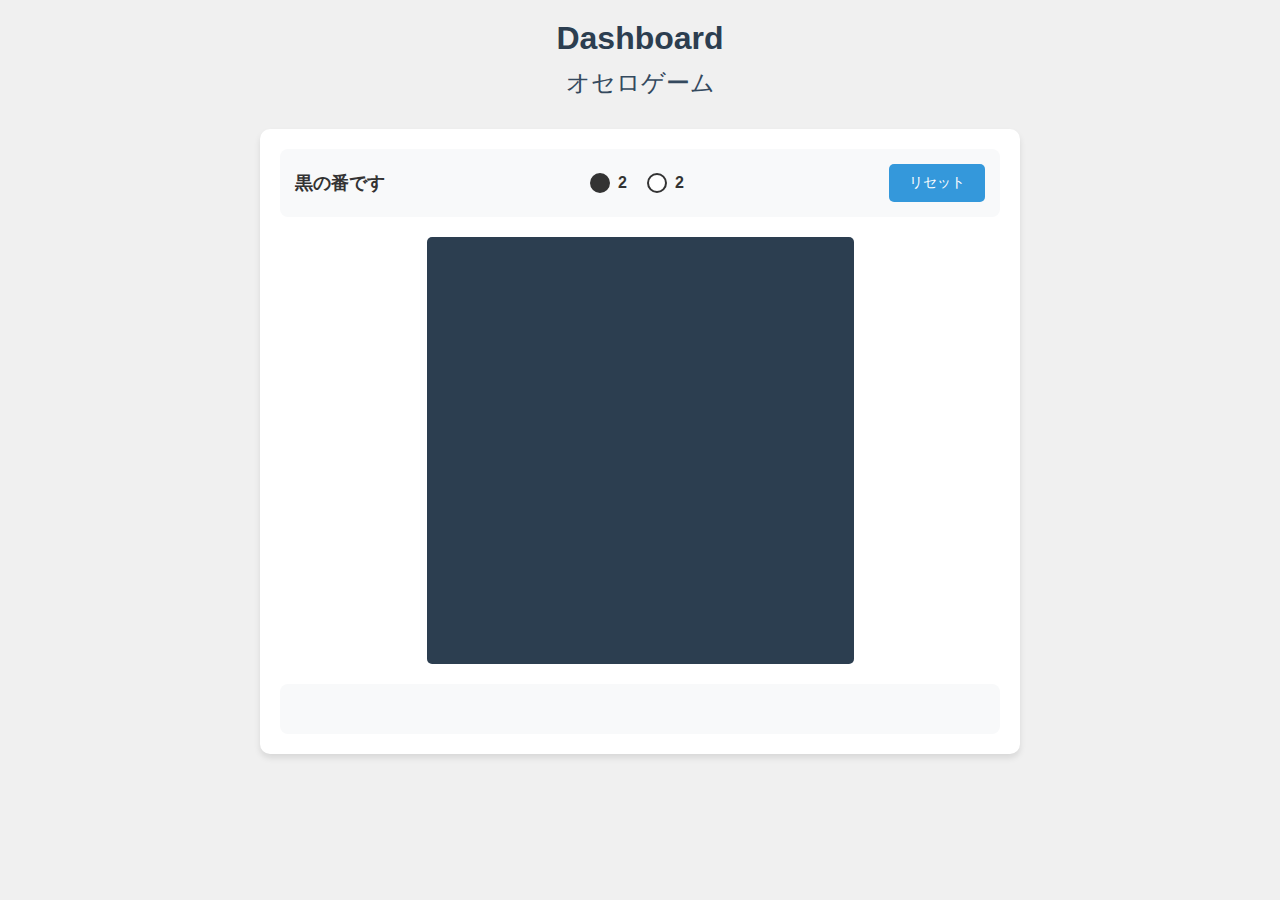
<file: index.html>
<!DOCTYPE html>
<html lang="ja">
<head>
    <meta charset="UTF-8">
    <meta name="viewport" content="width=device-width, initial-scale=1.0">
    <title>Dashboard - オセロゲーム</title>
    <link rel="stylesheet" href="othello.css">
</head>
<body>
    <div class="container">
        <header>
            <h1>Dashboard</h1>
            <h2>オセロゲーム</h2>
        </header>
        
        <main>
            <div class="game-container">
                <div class="game-info">
                    <div class="turn-display">
                        <span id="current-player">黒</span>の番です
                    </div>
                    <div class="score">
                        <div class="score-item">
                            <span class="piece black-piece"></span>
                            <span id="black-score">2</span>
                        </div>
                        <div class="score-item">
                            <span class="piece white-piece"></span>
                            <span id="white-score">2</span>
                        </div>
                    </div>
                    <button id="reset-btn">リセット</button>
                </div>
                
                <div class="board-container">
                    <div id="game-board" class="board"></div>
                </div>
                
                <div class="game-status">
                    <div id="game-message"></div>
                </div>
            </div>
        </main>
    </div>
    
    <script src="othello.js"></script>
</body>
</html>
</file>
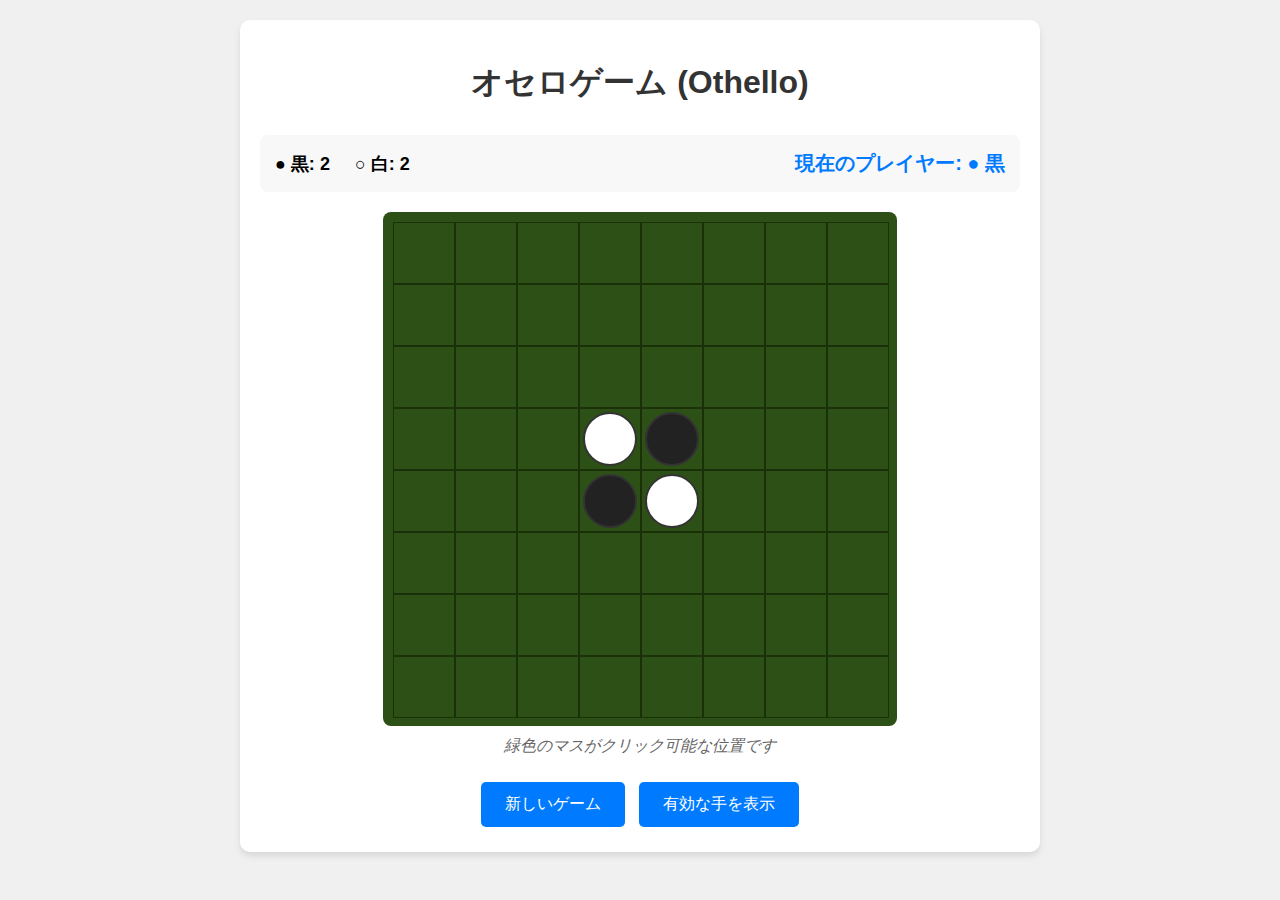
<file: othello.html>
<!DOCTYPE html>
<html lang="ja">
<head>
    <meta charset="UTF-8">
    <meta name="viewport" content="width=device-width, initial-scale=1.0">
    <title>オセロゲーム - Othello Game</title>
    <style>
        body {
            font-family: Arial, sans-serif;
            max-width: 800px;
            margin: 0 auto;
            padding: 20px;
            background-color: #f0f0f0;
        }
        
        .game-container {
            background-color: white;
            border-radius: 10px;
            padding: 20px;
            box-shadow: 0 4px 6px rgba(0, 0, 0, 0.1);
        }
        
        h1 {
            text-align: center;
            color: #333;
            margin-bottom: 30px;
        }
        
        .game-info {
            display: flex;
            justify-content: space-between;
            align-items: center;
            margin-bottom: 20px;
            padding: 15px;
            background-color: #f8f8f8;
            border-radius: 8px;
        }
        
        .score {
            font-size: 18px;
            font-weight: bold;
        }
        
        .current-player {
            font-size: 20px;
            font-weight: bold;
            color: #007bff;
        }
        
        .game-board {
            display: grid;
            grid-template-columns: repeat(8, 60px);
            grid-template-rows: repeat(8, 60px);
            gap: 2px;
            background-color: #2d5016;
            padding: 10px;
            border-radius: 8px;
            margin: 0 auto;
            width: fit-content;
        }
        
        .cell {
            width: 60px;
            height: 60px;
            background-color: #2d5016;
            border: 1px solid #1a3009;
            cursor: pointer;
            display: flex;
            align-items: center;
            justify-content: center;
            transition: background-color 0.2s;
        }
        
        .cell:hover {
            background-color: #3d6026;
        }
        
        .cell.valid-move {
            background-color: #4d7036;
        }
        
        .cell.valid-move:hover {
            background-color: #5d8046;
        }
        
        .piece {
            width: 50px;
            height: 50px;
            border-radius: 50%;
            border: 2px solid #333;
        }
        
        .black {
            background-color: #222;
        }
        
        .white {
            background-color: #fff;
        }
        
        .controls {
            text-align: center;
            margin-top: 20px;
        }
        
        .btn {
            background-color: #007bff;
            color: white;
            border: none;
            padding: 12px 24px;
            border-radius: 5px;
            cursor: pointer;
            font-size: 16px;
            margin: 5px;
            transition: background-color 0.2s;
        }
        
        .btn:hover {
            background-color: #0056b3;
        }
        
        .game-over {
            text-align: center;
            margin-top: 20px;
            padding: 20px;
            background-color: #d4edda;
            border: 1px solid #c3e6cb;
            border-radius: 5px;
            color: #155724;
        }
        
        .game-over h2 {
            margin-top: 0;
        }
        
        .valid-moves-hint {
            text-align: center;
            margin-top: 10px;
            color: #666;
            font-style: italic;
        }
    </style>
</head>
<body>
    <div class="game-container">
        <h1>オセロゲーム (Othello)</h1>
        
        <div class="game-info">
            <div class="score">
                <span>● 黒: <span id="blackScore">2</span></span>
                <span style="margin-left: 20px;">○ 白: <span id="whiteScore">2</span></span>
            </div>
            <div class="current-player">
                現在のプレイヤー: <span id="currentPlayer">● 黒</span>
            </div>
        </div>
        
        <div class="game-board" id="gameBoard"></div>
        
        <div class="valid-moves-hint" id="validMovesHint">
            緑色のマスがクリック可能な位置です
        </div>
        
        <div class="controls">
            <button class="btn" onclick="resetGame()">新しいゲーム</button>
            <button class="btn" onclick="showValidMoves()">有効な手を表示</button>
        </div>
        
        <div id="gameOverMessage" class="game-over" style="display: none;">
            <h2>ゲーム終了</h2>
            <p id="winnerMessage"></p>
        </div>
    </div>

    <script src="othello.js"></script>
    <script>
        let game;
        let showingValidMoves = false;
        
        function initGame() {
            game = new OthelloGame();
            renderBoard();
            updateGameInfo();
        }
        
        function renderBoard() {
            const board = document.getElementById('gameBoard');
            board.innerHTML = '';
            
            for (let row = 0; row < 8; row++) {
                for (let col = 0; col < 8; col++) {
                    const cell = document.createElement('div');
                    cell.className = 'cell';
                    cell.onclick = () => makeMove(row, col);
                    
                    const piece = game.board[row][col];
                    if (piece === game.BLACK) {
                        const pieceElement = document.createElement('div');
                        pieceElement.className = 'piece black';
                        cell.appendChild(pieceElement);
                    } else if (piece === game.WHITE) {
                        const pieceElement = document.createElement('div');
                        pieceElement.className = 'piece white';
                        cell.appendChild(pieceElement);
                    }
                    
                    // 有効な手を表示
                    if (showingValidMoves && game.isValidMove(row, col, game.currentPlayer)) {
                        cell.classList.add('valid-move');
                    }
                    
                    board.appendChild(cell);
                }
            }
        }
        
        function makeMove(row, col) {
            if (game.gameOver) {
                return;
            }
            
            if (game.makeMove(row, col)) {
                renderBoard();
                updateGameInfo();
                
                if (game.gameOver) {
                    showGameOver();
                }
            }
        }
        
        function updateGameInfo() {
            const { black, white } = game.countPieces();
            document.getElementById('blackScore').textContent = black;
            document.getElementById('whiteScore').textContent = white;
            
            const currentPlayerElement = document.getElementById('currentPlayer');
            if (game.currentPlayer === game.BLACK) {
                currentPlayerElement.textContent = '● 黒';
            } else {
                currentPlayerElement.textContent = '○ 白';
            }
        }
        
        function showGameOver() {
            const winner = game.getWinner();
            const messageElement = document.getElementById('winnerMessage');
            const gameOverDiv = document.getElementById('gameOverMessage');
            
            if (winner === game.BLACK) {
                messageElement.textContent = '黒の勝利です！';
            } else if (winner === game.WHITE) {
                messageElement.textContent = '白の勝利です！';
            } else {
                messageElement.textContent = '引き分けです！';
            }
            
            const { black, white } = game.countPieces();
            messageElement.textContent += ` (黒: ${black}, 白: ${white})`;
            
            gameOverDiv.style.display = 'block';
        }
        
        function resetGame() {
            document.getElementById('gameOverMessage').style.display = 'none';
            showingValidMoves = false;
            initGame();
        }
        
        function showValidMoves() {
            showingValidMoves = !showingValidMoves;
            const button = event.target;
            button.textContent = showingValidMoves ? '有効な手を隠す' : '有効な手を表示';
            renderBoard();
        }
        
        // ゲーム開始
        initGame();
    </script>
</body>
</html>
</file>
<file: othello.css>
/* リセット */
* {
    margin: 0;
    padding: 0;
    box-sizing: border-box;
}

body {
    font-family: 'Arial', 'Helvetica', sans-serif;
    background-color: #f0f0f0;
    color: #333;
}

.container {
    max-width: 800px;
    margin: 0 auto;
    padding: 20px;
}

header {
    text-align: center;
    margin-bottom: 30px;
}

header h1 {
    color: #2c3e50;
    margin-bottom: 10px;
}

header h2 {
    color: #34495e;
    font-weight: normal;
}

.game-container {
    background: white;
    border-radius: 10px;
    padding: 20px;
    box-shadow: 0 4px 6px rgba(0, 0, 0, 0.1);
}

.game-info {
    display: flex;
    justify-content: space-between;
    align-items: center;
    margin-bottom: 20px;
    padding: 15px;
    background-color: #f8f9fa;
    border-radius: 8px;
}

.turn-display {
    font-size: 18px;
    font-weight: bold;
}

.score {
    display: flex;
    gap: 20px;
}

.score-item {
    display: flex;
    align-items: center;
    gap: 8px;
    font-size: 16px;
    font-weight: bold;
}

.piece {
    width: 20px;
    height: 20px;
    border-radius: 50%;
    border: 2px solid #333;
}

.black-piece {
    background-color: #333;
}

.white-piece {
    background-color: #fff;
}

#reset-btn {
    padding: 10px 20px;
    background-color: #3498db;
    color: white;
    border: none;
    border-radius: 5px;
    cursor: pointer;
    font-size: 14px;
    transition: background-color 0.3s;
}

#reset-btn:hover {
    background-color: #2980b9;
}

.board-container {
    display: flex;
    justify-content: center;
    margin-bottom: 20px;
}

.board {
    display: grid;
    grid-template-columns: repeat(8, 50px);
    grid-template-rows: repeat(8, 50px);
    gap: 1px;
    background-color: #2c3e50;
    padding: 10px;
    border-radius: 5px;
}

.cell {
    width: 50px;
    height: 50px;
    background-color: #27ae60;
    border: 1px solid #1e8449;
    display: flex;
    align-items: center;
    justify-content: center;
    cursor: pointer;
    transition: background-color 0.2s;
}

.cell:hover {
    background-color: #2ecc71;
}

.cell.valid-move {
    background-color: #f1c40f;
}

.cell.valid-move:hover {
    background-color: #f39c12;
}

.game-piece {
    width: 40px;
    height: 40px;
    border-radius: 50%;
    border: 2px solid #333;
    transition: transform 0.3s ease;
}

.game-piece.black {
    background-color: #333;
}

.game-piece.white {
    background-color: #fff;
}

.game-piece.flipping {
    animation: flip 0.6s ease-in-out;
}

@keyframes flip {
    0% { transform: rotateY(0deg); }
    50% { transform: rotateY(90deg); }
    100% { transform: rotateY(0deg); }
}

.game-status {
    text-align: center;
    padding: 15px;
    background-color: #f8f9fa;
    border-radius: 8px;
}

#game-message {
    font-size: 16px;
    font-weight: bold;
    min-height: 20px;
}

.game-over {
    color: #e74c3c;
}

.winner {
    color: #27ae60;
}

/* レスポンシブ対応 */
@media (max-width: 600px) {
    .container {
        padding: 10px;
    }
    
    .game-info {
        flex-direction: column;
        gap: 10px;
        text-align: center;
    }
    
    .board {
        grid-template-columns: repeat(8, 40px);
        grid-template-rows: repeat(8, 40px);
    }
    
    .cell {
        width: 40px;
        height: 40px;
    }
    
    .game-piece {
        width: 30px;
        height: 30px;
    }
}
</file>
